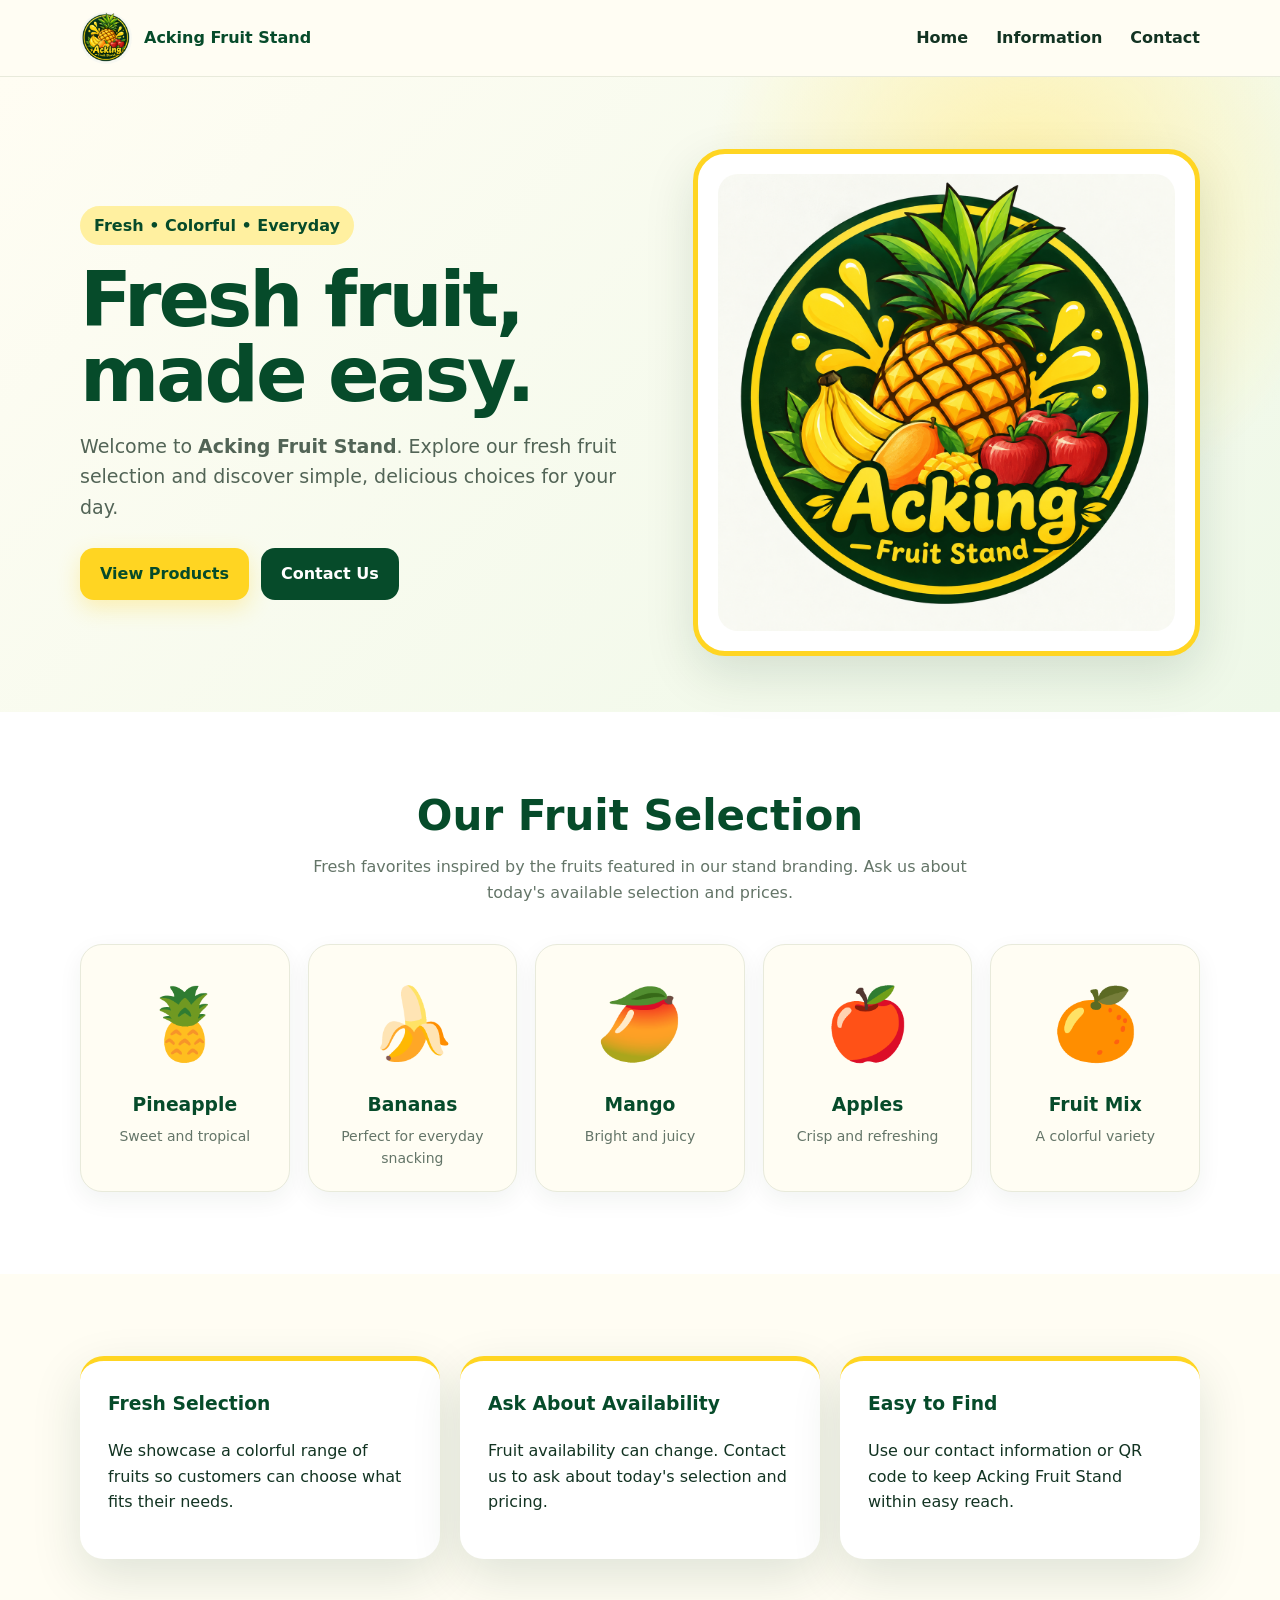
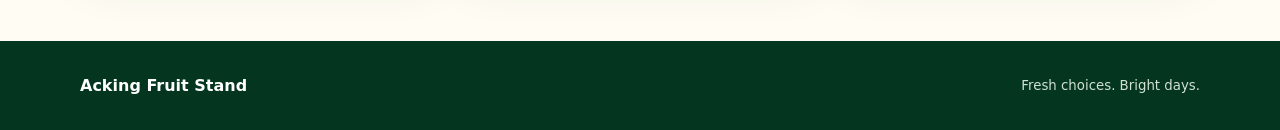
<file: index.html>
<!doctype html>
<html lang="en">
<head><meta charset="utf-8"><meta name="viewport" content="width=device-width,initial-scale=1">
<title>Acking Fruit Stand | Fresh Fruits</title><meta name="description" content="Acking Fruit Stand — fresh, colorful fruit for every day.">
<link rel="stylesheet" href="style.css"></head>
<body>
<header class="nav"><div class="container nav-inner">
<a class="brand" href="index.html"><img src="logo.png" alt="Acking Fruit Stand logo"><span>Acking Fruit Stand</span></a>
<nav class="nav-links"><a href="index.html">Home</a><a href="info.html">Information</a><a href="contact.html">Contact</a></nav>
</div></header>
<main>
<section class="hero"><div class="container hero-grid">
<div><span class="kicker">Fresh • Colorful • Everyday</span>
<h1>Fresh fruit, made easy.</h1>
<p>Welcome to <strong>Acking Fruit Stand</strong>. Explore our fresh fruit selection and discover simple, delicious choices for your day.</p>
<div class="btns"><a class="btn btn-primary" href="#products">View Products</a><a class="btn btn-secondary" href="contact.html">Contact Us</a></div>
</div>
<div class="hero-logo"><img src="logo.png" alt="Acking Fruit Stand"></div>
</div></section>
<section id="products" class="products"><div class="container">
<div class="section-head"><h2>Our Fruit Selection</h2><p>Fresh favorites inspired by the fruits featured in our stand branding. Ask us about today's available selection and prices.</p></div>
<div class="product-grid">
<div class="card"><div class="fruit">🍍</div><h3>Pineapple</h3><p>Sweet and tropical</p></div>
<div class="card"><div class="fruit">🍌</div><h3>Bananas</h3><p>Perfect for everyday snacking</p></div>
<div class="card"><div class="fruit">🥭</div><h3>Mango</h3><p>Bright and juicy</p></div>
<div class="card"><div class="fruit">🍎</div><h3>Apples</h3><p>Crisp and refreshing</p></div>
<div class="card"><div class="fruit">🍊</div><h3>Fruit Mix</h3><p>A colorful variety</p></div>
</div></div></section>
<section><div class="container">
<div class="info-grid">
<div class="info-card"><h3>Fresh Selection</h3><p>We showcase a colorful range of fruits so customers can choose what fits their needs.</p></div>
<div class="info-card"><h3>Ask About Availability</h3><p>Fruit availability can change. Contact us to ask about today's selection and pricing.</p></div>
<div class="info-card"><h3>Easy to Find</h3><p>Use our contact information or QR code to keep Acking Fruit Stand within easy reach.</p></div>
</div></div></section>
</main>
<footer class="footer"><div class="container footer-inner"><strong>Acking Fruit Stand</strong><small>Fresh choices. Bright days.</small></div></footer>
</body></html>
</file>
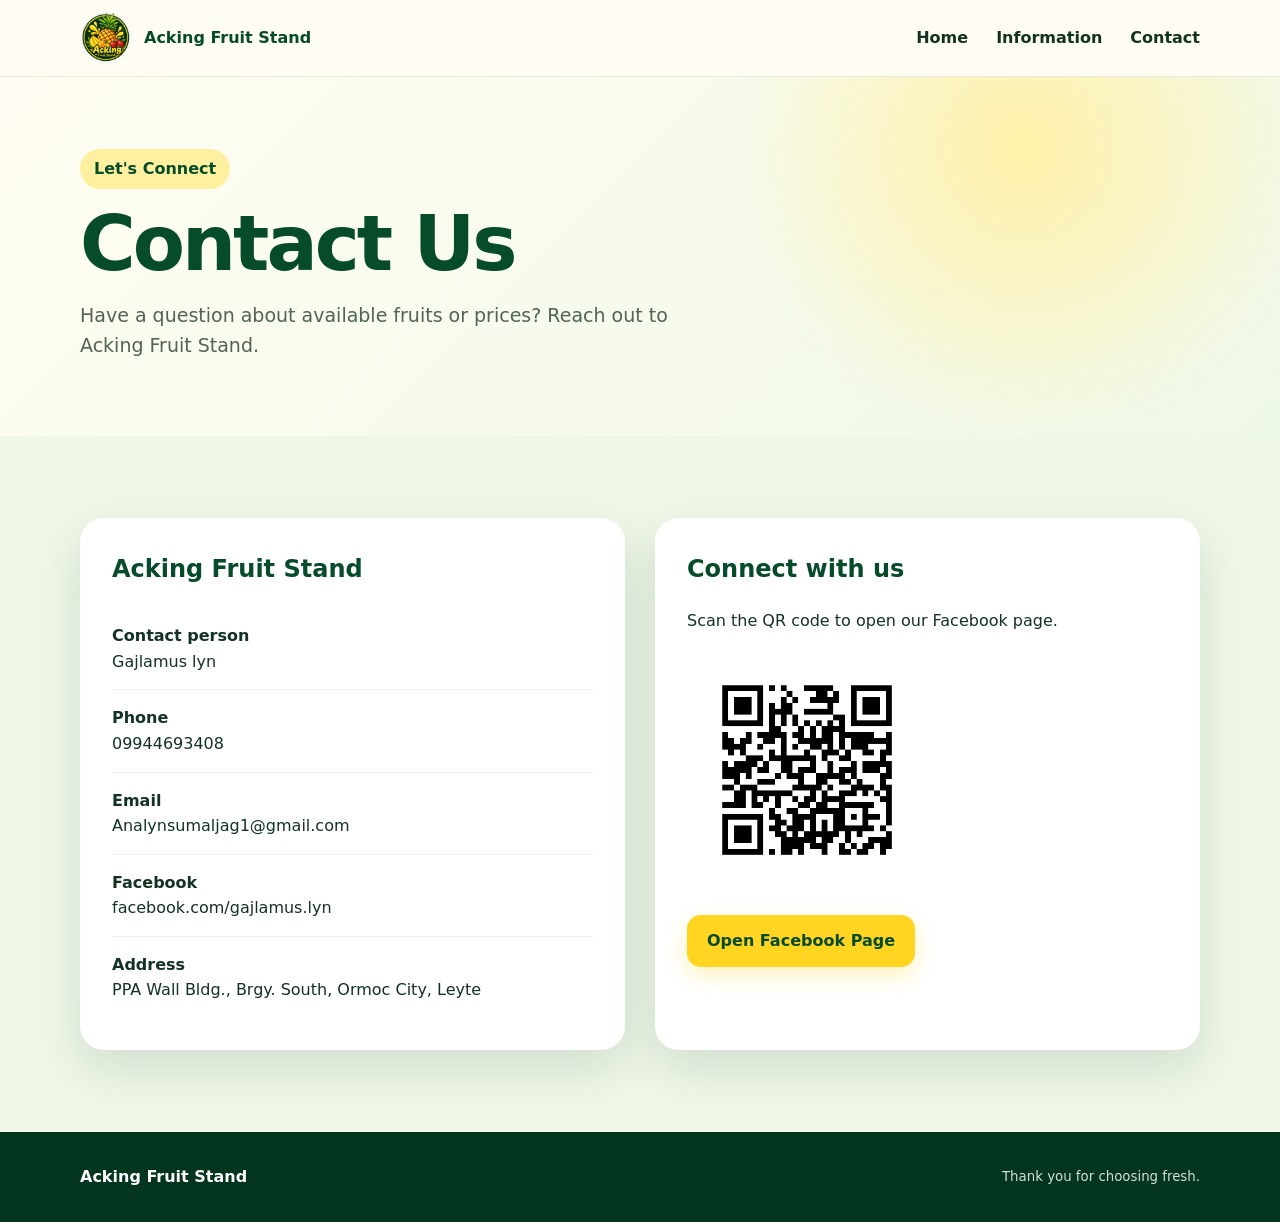
<file: contact.html>
<!doctype html>
<html lang="en"><head><meta charset="utf-8"><meta name="viewport" content="width=device-width,initial-scale=1">
<title>Contact | Acking Fruit Stand</title><link rel="stylesheet" href="style.css"></head>
<body>
<header class="nav"><div class="container nav-inner"><a class="brand" href="index.html"><img src="logo.png" alt="Acking Fruit Stand logo"><span>Acking Fruit Stand</span></a>
<nav class="nav-links"><a href="index.html">Home</a><a href="info.html">Information</a><a href="contact.html">Contact</a></nav></div></header>
<section class="hero"><div class="container"><span class="kicker">Let's Connect</span><h1>Contact Us</h1><p>Have a question about available fruits or prices? Reach out to Acking Fruit Stand.</p></div></section>
<section class="contact"><div class="container contact-grid">
<div class="contact-card"><h2>Acking Fruit Stand</h2>
<div class="contact-item"><strong>Contact person</strong><br>Gajlamus lyn</div>
<div class="contact-item"><strong>Phone</strong><br><a href="tel:09944693408">09944693408</a></div>
<div class="contact-item"><strong>Email</strong><br><a href="mailto:Analynsumaljag1@gmail.com">Analynsumaljag1@gmail.com</a></div>
<div class="contact-item"><strong>Facebook</strong><br><a href="https://www.facebook.com/gajlamus.lyn" target="_blank" rel="noopener">facebook.com/gajlamus.lyn</a></div>
<div class="contact-item"><strong>Address</strong><br>PPA Wall Bldg., Brgy. South, Ormoc City, Leyte</div>
</div>
<div class="contact-card"><h2>Connect with us</h2><p>Scan the QR code to open our Facebook page.</p><img class="qr" src="qr-contact.png" alt="QR code linking to Acking Fruit Stand Facebook page">
<p style="margin-top:18px"><a class="btn btn-primary" href="https://www.facebook.com/gajlamus.lyn" target="_blank" rel="noopener">Open Facebook Page</a></p>
</div>
</div></section>
<footer class="footer"><div class="container footer-inner"><strong>Acking Fruit Stand</strong><small>Thank you for choosing fresh.</small></div></footer>
</body></html>
</file>
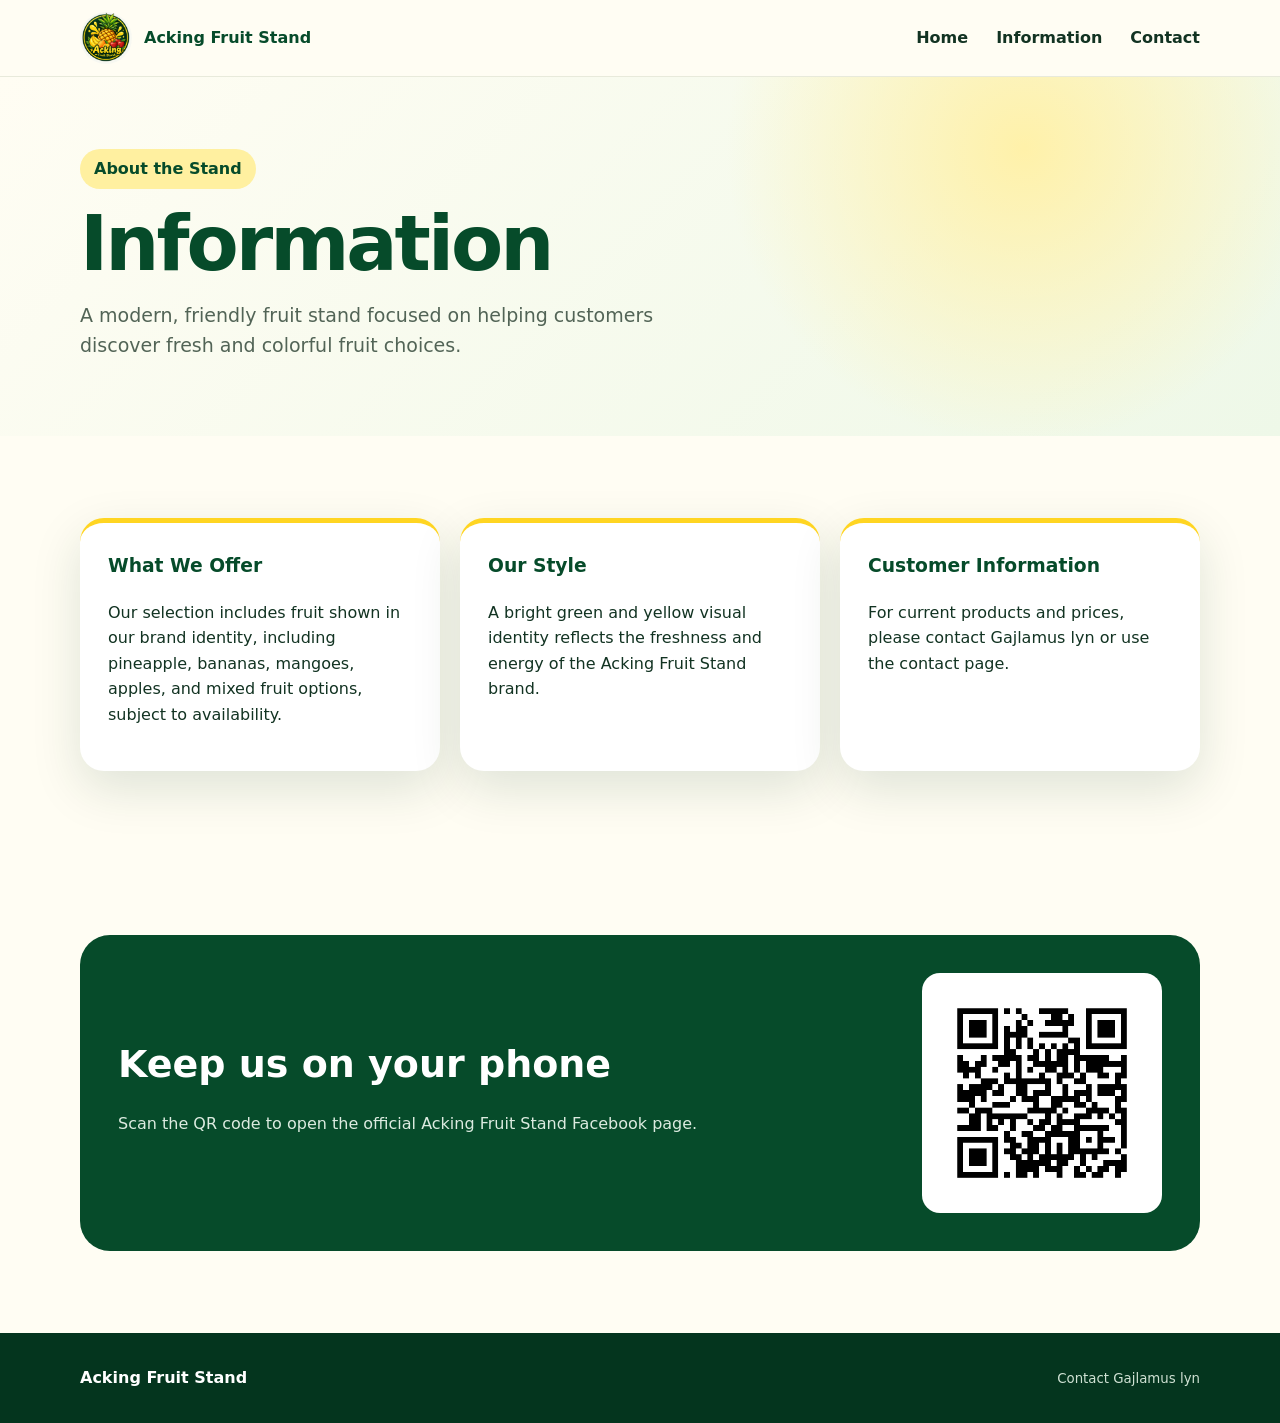
<file: info.html>
<!doctype html>
<html lang="en"><head><meta charset="utf-8"><meta name="viewport" content="width=device-width,initial-scale=1">
<title>Information | Acking Fruit Stand</title><link rel="stylesheet" href="style.css"></head>
<body>
<header class="nav"><div class="container nav-inner"><a class="brand" href="index.html"><img src="logo.png" alt="Acking Fruit Stand logo"><span>Acking Fruit Stand</span></a>
<nav class="nav-links"><a href="index.html">Home</a><a href="info.html">Information</a><a href="contact.html">Contact</a></nav></div></header>
<section class="hero"><div class="container"><span class="kicker">About the Stand</span><h1>Information</h1><p>A modern, friendly fruit stand focused on helping customers discover fresh and colorful fruit choices.</p></div></section>
<section><div class="container"><div class="info-grid">
<div class="info-card"><h3>What We Offer</h3><p>Our selection includes fruit shown in our brand identity, including pineapple, bananas, mangoes, apples, and mixed fruit options, subject to availability.</p></div>
<div class="info-card"><h3>Our Style</h3><p>A bright green and yellow visual identity reflects the freshness and energy of the Acking Fruit Stand brand.</p></div>
<div class="info-card"><h3>Customer Information</h3><p>For current products and prices, please contact Gajlamus lyn or use the contact page.</p></div>
</div></div></section>
<section><div class="container"><div class="qr-wrap"><div><h2>Keep us on your phone</h2><p>Scan the QR code to open the official Acking Fruit Stand Facebook page.</p></div><img class="qr" src="qr-contact.png" alt="QR code for Acking Fruit Stand contact information"></div></div></section>
<footer class="footer"><div class="container footer-inner"><strong>Acking Fruit Stand</strong><small><a href="contact.html">Contact Gajlamus lyn</a></small></div></footer>
</body></html>
</file>
<file: style.css>
:root{
  --green:#064b2a; --green2:#0b6b39; --yellow:#ffd522; --cream:#fffdf3;
  --ink:#123322; --muted:#647568; --white:#fff;
  --shadow:0 18px 50px rgba(5,55,31,.13);
}
*{box-sizing:border-box}
html{scroll-behavior:smooth}
body{margin:0;font-family:Inter,system-ui,-apple-system,BlinkMacSystemFont,"Segoe UI",sans-serif;color:var(--ink);background:var(--cream);line-height:1.6}
a{text-decoration:none;color:inherit}
.container{width:min(1120px,92%);margin:auto}
.nav{position:sticky;top:0;z-index:20;background:rgba(255,253,243,.94);backdrop-filter:blur(12px);border-bottom:1px solid #e8eadb}
.nav-inner{height:76px;display:flex;align-items:center;justify-content:space-between}
.brand{display:flex;align-items:center;gap:12px;font-weight:900;color:var(--green)}
.brand img{width:52px;height:52px;object-fit:contain;border-radius:50%}
.nav-links{display:flex;gap:28px;font-weight:700}
.nav-links a:hover{color:#c39c00}
.hero{padding:72px 0 56px;background:radial-gradient(circle at 80% 20%,#fff1a9 0,transparent 28%),linear-gradient(135deg,#fffdf3,#eef8e8)}
.hero-grid{display:grid;grid-template-columns:1.05fr .95fr;gap:52px;align-items:center}
.kicker{display:inline-block;background:#fff0a0;color:var(--green);font-weight:900;padding:7px 14px;border-radius:999px}
h1{font-size:clamp(44px,6vw,76px);line-height:.98;margin:18px 0;color:var(--green);letter-spacing:-3px}
.hero p{font-size:19px;color:#526456;max-width:600px}
.btns{display:flex;gap:12px;flex-wrap:wrap;margin-top:26px}
.btn{display:inline-flex;padding:13px 20px;border-radius:14px;font-weight:900;transition:.2s}
.btn-primary{background:var(--yellow);color:var(--green);box-shadow:0 8px 22px rgba(255,213,34,.3)}
.btn-secondary{background:var(--green);color:white}
.btn:hover{transform:translateY(-2px)}
.hero-logo{background:white;border-radius:32px;padding:20px;box-shadow:var(--shadow);border:5px solid var(--yellow)}
.hero-logo img{display:block;width:100%;border-radius:20px}
section{padding:82px 0}
.section-head{text-align:center;max-width:700px;margin:0 auto 38px}
.section-head h2{font-size:42px;line-height:1.05;margin:0 0 10px;color:var(--green)}
.section-head p{color:var(--muted)}
.products{background:white}
.product-grid{display:grid;grid-template-columns:repeat(5,1fr);gap:18px}
.card{background:#fffdf3;border:1px solid #e8eadb;border-radius:22px;padding:22px;text-align:center;box-shadow:0 8px 25px rgba(5,55,31,.06)}
.fruit{height:115px;display:flex;align-items:center;justify-content:center;font-size:70px}
.card h3{margin:8px 0 5px;color:var(--green)}
.card p{margin:0;color:var(--muted);font-size:14px}
.info-grid{display:grid;grid-template-columns:repeat(3,1fr);gap:20px}
.info-card{background:white;border-radius:24px;padding:28px;box-shadow:var(--shadow);border-top:5px solid var(--yellow)}
.info-card h3{margin-top:0;color:var(--green)}
.qr-wrap{display:grid;grid-template-columns:1fr 240px;gap:40px;align-items:center;background:var(--green);color:white;border-radius:30px;padding:38px}
.qr-wrap h2{font-size:38px;margin:0 0 10px}
.qr-wrap p{color:#dcebe0}
.qr{background:white;padding:12px;border-radius:18px;width:240px;height:240px;object-fit:contain}
.contact{background:#eff7e9}
.contact-grid{display:grid;grid-template-columns:1fr 1fr;gap:30px}
.contact-card{background:white;border-radius:24px;padding:32px;box-shadow:var(--shadow)}
.contact-card h2{margin-top:0;color:var(--green)}
.contact-item{padding:15px 0;border-bottom:1px solid #edf0e7}
.contact-item:last-child{border-bottom:0}
.footer{background:#04351e;color:white;padding:32px 0}
.footer-inner{display:flex;justify-content:space-between;gap:20px;align-items:center}
.footer small{color:#cfe1d3}
@media(max-width:900px){
 .hero-grid,.contact-grid{grid-template-columns:1fr}
 .product-grid{grid-template-columns:repeat(2,1fr)}
 .info-grid{grid-template-columns:1fr}
 .qr-wrap{grid-template-columns:1fr;text-align:center}
 .qr{margin:auto}
}
@media(max-width:600px){
 .nav-inner{height:auto;padding:12px 0;flex-wrap:wrap;gap:10px}
 .nav-links{width:100%;justify-content:center;gap:14px;font-size:14px}
 .hero{padding-top:42px}
 h1{letter-spacing:-2px}
 .product-grid{grid-template-columns:1fr 1fr}
 .card{padding:16px}
 .fruit{font-size:52px;height:85px}
 .footer-inner{flex-direction:column;text-align:center}
}
</file>
